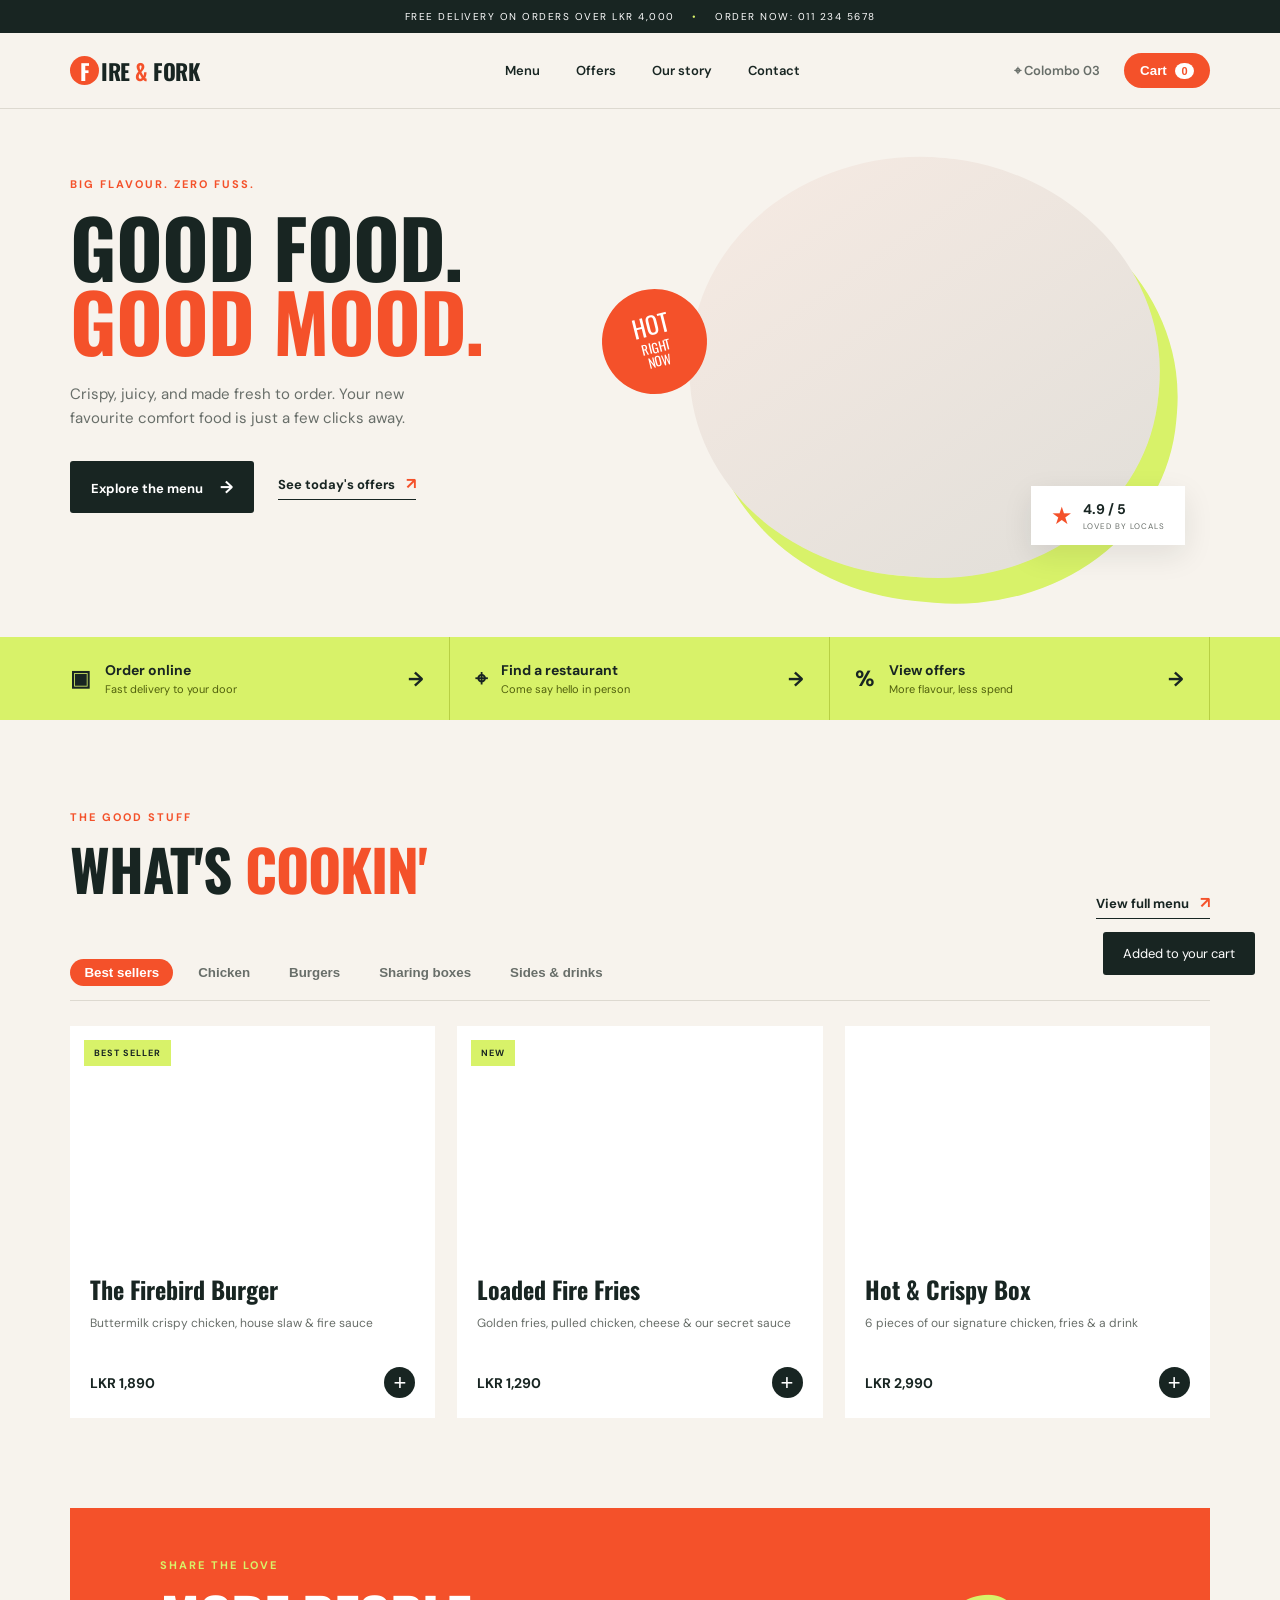
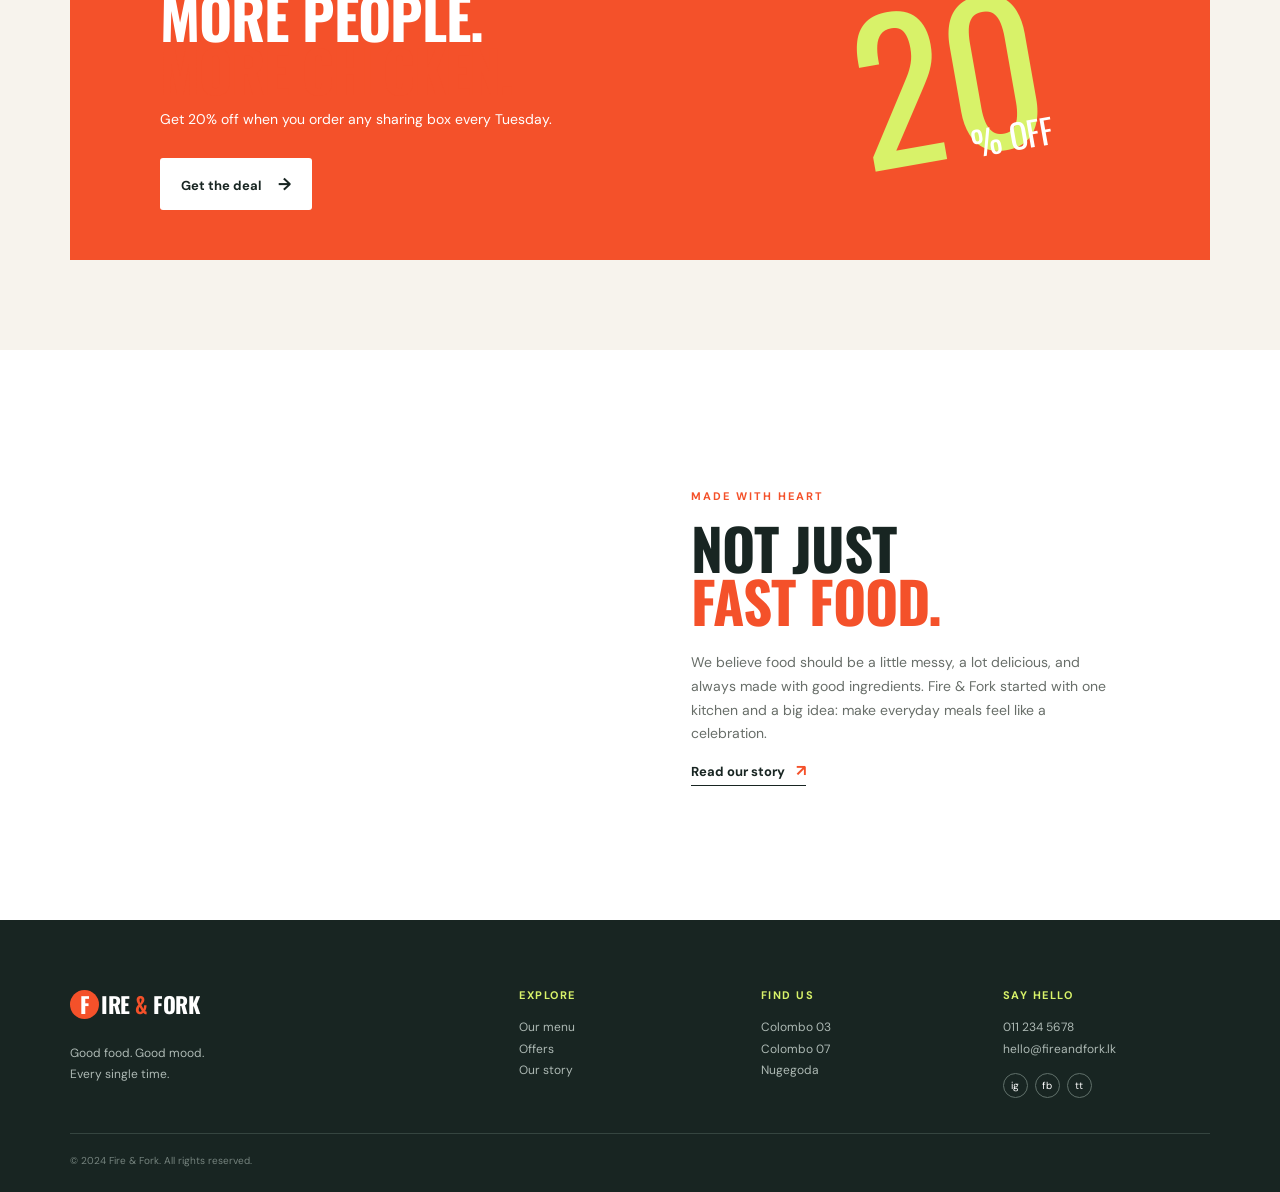
<file: index.html>
<!DOCTYPE html>
<html lang="en">
<head>
  <meta charset="UTF-8" />
  <meta name="viewport" content="width=device-width, initial-scale=1.0" />
  <title>Fire & Fork — Food made for sharing</title>
  <link rel="preconnect" href="https://fonts.googleapis.com">
  <link rel="preconnect" href="https://fonts.gstatic.com" crossorigin>
  <link href="https://fonts.googleapis.com/css2?family=DM+Sans:wght@400;500;600;700&family=Oswald:wght@500;600;700&display=swap" rel="stylesheet">
  <link rel="stylesheet" href="style.css" />
</head>
<body>
  <div class="announcement">FREE DELIVERY ON ORDERS OVER LKR 4,000 <span>•</span> ORDER NOW: 011 234 5678</div>
  <header class="site-header">
    <a class="logo" href="#top" aria-label="Fire and Fork home"><span>F</span>IRE <b>&</b> FORK</a>
    <nav class="desktop-nav" aria-label="Main navigation">
      <a href="#menu">Menu</a><a href="#offers">Offers</a><a href="#story">Our story</a><a href="#contact">Contact</a>
    </nav>
    <div class="header-actions"><a class="location" href="#locations">⌖ <span>Colombo 03</span></a><button class="cart-button" id="cartButton">Cart <strong id="cartCount">0</strong></button><button class="menu-toggle" id="menuToggle">☰</button></div>
  </header>

  <main id="top">
    <section class="hero">
      <div class="hero-copy"><p class="eyebrow">BIG FLAVOUR. ZERO FUSS.</p><h1>GOOD FOOD.<br><em>GOOD MOOD.</em></h1><p class="hero-intro">Crispy, juicy, and made fresh to order. Your new favourite comfort food is just a few clicks away.</p><div class="hero-buttons"><a class="button button-dark" href="#menu">Explore the menu <span>→</span></a><a class="text-link" href="#offers">See today's offers <span>↗</span></a></div></div>
      <div class="hero-art"><div class="burst">HOT<br><small>RIGHT<br>NOW</small></div><div class="hero-image"></div><div class="floating-card"><span class="star">★</span><div><b>4.9 / 5</b><small>LOVED BY LOCALS</small></div></div></div>
    </section>

    <section class="quick-links"><a href="#menu"><span class="quick-icon">▣</span><div><b>Order online</b><small>Fast delivery to your door</small></div><strong>→</strong></a><a href="#locations"><span class="quick-icon">⌖</span><div><b>Find a restaurant</b><small>Come say hello in person</small></div><strong>→</strong></a><a href="#offers"><span class="quick-icon">%</span><div><b>View offers</b><small>More flavour, less spend</small></div><strong>→</strong></a></section>

    <section class="menu-section" id="menu"><div class="section-heading"><div><p class="eyebrow">THE GOOD STUFF</p><h2>WHAT'S <em>COOKIN'</em></h2></div><a class="text-link" href="#menu-grid">View full menu <span>↗</span></a></div><div class="category-tabs"><button class="active">Best sellers</button><button>Chicken</button><button>Burgers</button><button>Sharing boxes</button><button>Sides & drinks</button></div><div class="menu-grid" id="menu-grid">
      <article class="food-card"><div class="food-image food-one"><span class="tag">BEST SELLER</span></div><div class="food-info"><h3>The Firebird Burger</h3><p>Buttermilk crispy chicken, house slaw & fire sauce</p><div><b>LKR 1,890</b><button class="add-button" data-item="The Firebird Burger">+</button></div></div></article>
      <article class="food-card"><div class="food-image food-two"><span class="tag">NEW</span></div><div class="food-info"><h3>Loaded Fire Fries</h3><p>Golden fries, pulled chicken, cheese & our secret sauce</p><div><b>LKR 1,290</b><button class="add-button" data-item="Loaded Fire Fries">+</button></div></div></article>
      <article class="food-card"><div class="food-image food-three"></div><div class="food-info"><h3>Hot & Crispy Box</h3><p>6 pieces of our signature chicken, fries & a drink</p><div><b>LKR 2,990</b><button class="add-button" data-item="Hot & Crispy Box">+</button></div></div></article>
    </div></section>

    <section class="offer-banner" id="offers"><div><p class="eyebrow">SHARE THE LOVE</p><h2>MORE PEOPLE.<br><em>MORE CHICKEN.</em></h2><p>Get 20% off when you order any sharing box every Tuesday.</p><a class="button button-light" href="#menu">Get the deal <span>→</span></a></div><div class="offer-art">20<small>% OFF</small></div></section>
    <section class="story" id="story"><div class="story-image"></div><div><p class="eyebrow">MADE WITH HEART</p><h2>NOT JUST<br><em>FAST FOOD.</em></h2><p>We believe food should be a little messy, a lot delicious, and always made with good ingredients. Fire & Fork started with one kitchen and a big idea: make everyday meals feel like a celebration.</p><a class="text-link" href="#contact">Read our story <span>↗</span></a></div></section>
  </main>
  <footer id="contact"><div class="footer-logo"><a class="logo" href="#top"><span>F</span>IRE <b>&</b> FORK</a><p>Good food. Good mood.<br>Every single time.</p></div><div><h4>Explore</h4><a href="#menu">Our menu</a><a href="#offers">Offers</a><a href="#story">Our story</a></div><div id="locations"><h4>Find us</h4><p>Colombo 03<br>Colombo 07<br>Nugegoda</p></div><div><h4>Say hello</h4><p>011 234 5678<br>hello@fireandfork.lk</p><div class="socials"><span>ig</span><span>fb</span><span>tt</span></div></div><div class="copyright">© 2024 Fire & Fork. All rights reserved.</div></footer>
  <div class="toast" id="toast">Added to your cart</div>
  <script src="script.js"></script>
</body>
</html>
</file>
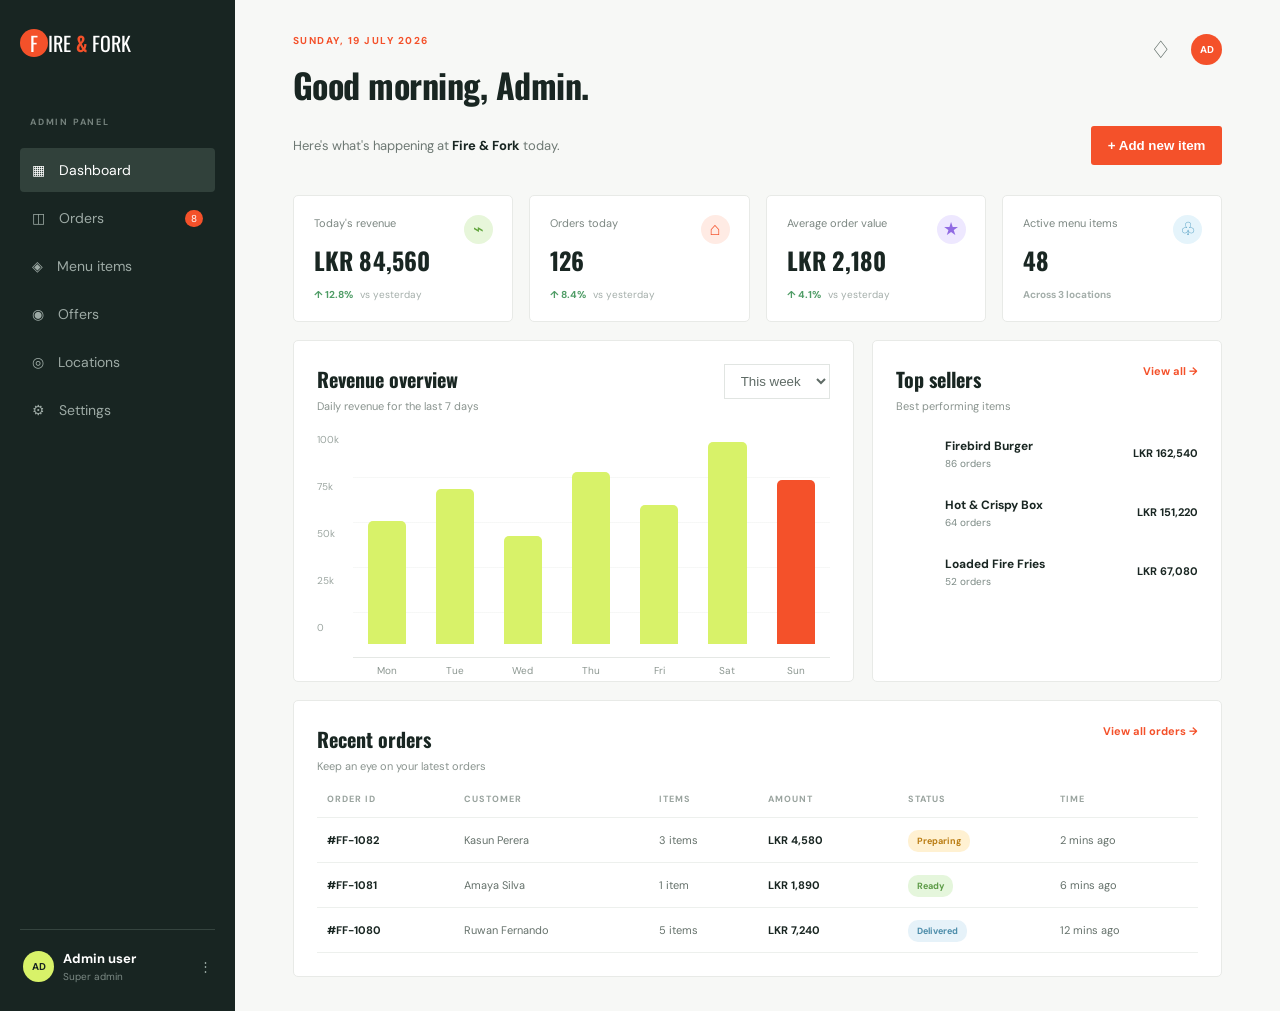
<file: admin.html>
<!DOCTYPE html>
<html lang="en"><head><meta charset="UTF-8"><meta name="viewport" content="width=device-width,initial-scale=1"><title>Fire & Fork — Admin</title><link rel="preconnect" href="https://fonts.googleapis.com"><link rel="preconnect" href="https://fonts.gstatic.com" crossorigin><link href="https://fonts.googleapis.com/css2?family=DM+Sans:wght@400;500;600;700&family=Oswald:wght@500;600;700&display=swap" rel="stylesheet"><link rel="stylesheet" href="admin.css"></head><body><aside><a class="logo" href="index.html"><span>F</span>IRE <b>&</b> FORK</a><p class="side-label">ADMIN PANEL</p><nav><a class="selected" href="#">▦ <span>Dashboard</span></a><a href="#">◫ <span>Orders</span><i>8</i></a><a href="#">◈ <span>Menu items</span></a><a href="#">◉ <span>Offers</span></a><a href="#">◎ <span>Locations</span></a><a href="#">⚙ <span>Settings</span></a></nav><div class="admin-user"><div class="avatar">AD</div><div><b>Admin user</b><small>Super admin</small></div><span>⋮</span></div></aside><main><header><div><p class="eyebrow">SUNDAY, 19 JULY 2026</p><h1>Good morning, Admin.</h1></div><div class="profile"><span class="bell">♢</span><div class="avatar">AD</div></div></header><div class="topline"><p>Here's what's happening at <b>Fire & Fork</b> today.</p><button class="orange-button">+ Add new item</button></div><section class="stats"><div><span class="stat-icon green">⌁</span><small>Today's revenue</small><strong>LKR 84,560</strong><em>↑ 12.8% <i>vs yesterday</i></em></div><div><span class="stat-icon orange">⌂</span><small>Orders today</small><strong>126</strong><em>↑ 8.4% <i>vs yesterday</i></em></div><div><span class="stat-icon purple">★</span><small>Average order value</small><strong>LKR 2,180</strong><em>↑ 4.1% <i>vs yesterday</i></em></div><div><span class="stat-icon blue">♧</span><small>Active menu items</small><strong>48</strong><em class="neutral">Across 3 locations</em></div></section><section class="content-grid"><div class="panel chart-panel"><div class="panel-head"><div><h2>Revenue overview</h2><p>Daily revenue for the last 7 days</p></div><select><option>This week</option></select></div><div class="chart"><div class="y-labels"><span>100k</span><span>75k</span><span>50k</span><span>25k</span><span>0</span></div><div class="bars"><div><i style="height:55%"></i><small>Mon</small></div><div><i style="height:69%"></i><small>Tue</small></div><div><i style="height:48%"></i><small>Wed</small></div><div><i style="height:77%"></i><small>Thu</small></div><div><i style="height:62%"></i><small>Fri</small></div><div><i style="height:90%"></i><small>Sat</small></div><div class="today"><i style="height:73%"></i><small>Sun</small></div></div></div></div><div class="panel"><div class="panel-head"><div><h2>Top sellers</h2><p>Best performing items</p></div><a href="#">View all →</a></div><div class="seller"><span class="food-thumb t1"></span><div><b>Firebird Burger</b><small>86 orders</small></div><strong>LKR 162,540</strong></div><div class="seller"><span class="food-thumb t2"></span><div><b>Hot & Crispy Box</b><small>64 orders</small></div><strong>LKR 151,220</strong></div><div class="seller"><span class="food-thumb t3"></span><div><b>Loaded Fire Fries</b><small>52 orders</small></div><strong>LKR 67,080</strong></div></div></section><section class="panel orders"><div class="panel-head"><div><h2>Recent orders</h2><p>Keep an eye on your latest orders</p></div><a href="#">View all orders →</a></div><div class="table-wrap"><table><thead><tr><th>ORDER ID</th><th>CUSTOMER</th><th>ITEMS</th><th>AMOUNT</th><th>STATUS</th><th>TIME</th></tr></thead><tbody><tr><td><b>#FF-1082</b></td><td>Kasun Perera</td><td>3 items</td><td><b>LKR 4,580</b></td><td><span class="status preparing">Preparing</span></td><td>2 mins ago</td></tr><tr><td><b>#FF-1081</b></td><td>Amaya Silva</td><td>1 item</td><td><b>LKR 1,890</b></td><td><span class="status ready">Ready</span></td><td>6 mins ago</td></tr><tr><td><b>#FF-1080</b></td><td>Ruwan Fernando</td><td>5 items</td><td><b>LKR 7,240</b></td><td><span class="status delivered">Delivered</span></td><td>12 mins ago</td></tr></tbody></table></div></section></main></body></html>
</file>
<file: style.css>
:root{--ink:#182522;--cream:#f7f3ed;--orange:#f4512a;--lime:#d8f269;--muted:#686e69;--line:#ddd9d0}*{box-sizing:border-box}html{scroll-behavior:smooth}body{margin:0;background:var(--cream);color:var(--ink);font-family:'DM Sans',Arial,sans-serif}.announcement{background:var(--ink);color:#fff;text-align:center;font-size:10px;letter-spacing:1.5px;padding:10px}.announcement span{color:var(--lime);margin:0 13px}.site-header{height:76px;padding:0 5.5%;display:flex;align-items:center;justify-content:space-between;border-bottom:1px solid var(--line);background:var(--cream);position:sticky;top:0;z-index:5}.logo{font-family:Oswald,sans-serif;font-weight:700;font-size:22px;letter-spacing:-.5px;color:var(--ink);text-decoration:none}.logo span{display:inline-flex;background:var(--orange);color:#fff;border-radius:50%;width:29px;height:29px;align-items:center;justify-content:center;margin-right:2px}.logo b{color:var(--orange);font-weight:700}.desktop-nav{display:flex;gap:36px;margin-left:8%}.desktop-nav a,.header-actions a{font-size:13px;font-weight:600;color:var(--ink);text-decoration:none}.header-actions{display:flex;align-items:center;gap:24px}.location{color:var(--muted)!important}.cart-button{background:var(--orange);color:#fff;border:0;border-radius:20px;padding:10px 16px;font-weight:700;cursor:pointer}.cart-button strong{background:#fff;color:var(--orange);border-radius:50%;font-size:11px;padding:2px 6px;margin-left:5px}.menu-toggle{display:none;border:0;background:none;font-size:22px}.hero{display:grid;grid-template-columns:45% 55%;min-height:510px;padding:68px 5.5% 60px;overflow:hidden}.eyebrow{font-size:11px;letter-spacing:2px;font-weight:700;margin:0 0 18px;color:var(--orange)}h1,h2,h3,p{margin-top:0}h1,h2{font-family:Oswald,sans-serif;line-height:.93;letter-spacing:-1px;margin-bottom:24px}h1{font-size:80px}h2{font-size:57px}em{color:var(--orange);font-style:normal}.hero-intro{max-width:355px;color:var(--muted);line-height:1.6;font-size:15px}.hero-buttons{display:flex;align-items:center;gap:24px;margin-top:31px}.button{display:inline-block;text-decoration:none;padding:15px 21px;border-radius:3px;font-size:13px;font-weight:700}.button span{font-size:17px;margin-left:14px}.button-dark{background:var(--ink);color:#fff}.button-light{background:#fff;color:var(--ink);margin-top:16px}.text-link{color:var(--ink);font-weight:700;font-size:13px;text-decoration:none;border-bottom:1px solid var(--ink);padding-bottom:5px}.text-link span{color:var(--orange);font-size:16px;margin-left:8px}.hero-art{position:relative;min-height:390px}.hero-image{height:420px;width:75%;margin-left:17%;margin-top:-20px;border-radius:50% 50% 48% 48%;background:linear-gradient(140deg,rgba(244,81,42,.05),rgba(24,37,34,.1)),url('https://images.unsplash.com/photo-1513104890138-7c749659a591?auto=format&fit=crop&w=1100&q=85') center/cover;transform:rotate(5deg);box-shadow:20px 24px 0 var(--lime)}.burst{position:absolute;z-index:2;left:3%;top:28%;width:105px;height:105px;background:var(--orange);color:#fff;border-radius:50%;display:flex;flex-direction:column;justify-content:center;text-align:center;font-family:Oswald,sans-serif;font-size:24px;line-height:.8;transform:rotate(-14deg)}.burst small{font-size:13px;line-height:1.05;margin-top:7px}.floating-card{position:absolute;right:4%;bottom:8%;display:flex;gap:10px;align-items:center;background:#fff;padding:14px 20px;box-shadow:0 10px 30px #18252218}.star{color:var(--orange);font-size:24px}.floating-card b,.floating-card small{display:block}.floating-card b{font-size:14px}.floating-card small{font-size:8px;letter-spacing:1px;color:var(--muted);margin-top:3px}.quick-links{background:var(--lime);display:grid;grid-template-columns:repeat(3,1fr);padding:0 5.5%}.quick-links a{display:flex;align-items:center;gap:14px;padding:24px 25px;border-right:1px solid #b8d044;text-decoration:none;color:var(--ink)}.quick-links a:first-child{padding-left:0}.quick-links strong{margin-left:auto;font-size:20px}.quick-icon{font-size:22px;font-weight:700}.quick-links b,.quick-links small{display:block}.quick-links b{font-size:14px}.quick-links small{font-size:11px;color:#50600d;margin-top:3px}.menu-section,.story{padding:90px 5.5%}.section-heading{display:flex;justify-content:space-between;align-items:end}.category-tabs{display:flex;gap:11px;margin:40px 0 25px;border-bottom:1px solid var(--line);padding-bottom:14px;overflow:auto}.category-tabs button{border:0;background:transparent;color:var(--muted);white-space:nowrap;padding:6px 14px;font-weight:600;cursor:pointer}.category-tabs button.active{background:var(--orange);color:#fff;border-radius:20px}.menu-grid{display:grid;grid-template-columns:repeat(3,1fr);gap:22px}.food-card{background:#fff}.food-image{height:225px;position:relative;background-size:cover;background-position:center}.food-one{background-image:url('https://images.unsplash.com/photo-1615297928064-24977384d0c7?auto=format&fit=crop&w=700&q=85')}.food-two{background-image:url('https://images.unsplash.com/photo-1573080496219-bb080dd4f877?auto=format&fit=crop&w=700&q=85')}.food-three{background-image:url('https://images.unsplash.com/photo-1562967916-eb82221dfb92?auto=format&fit=crop&w=700&q=85')}.tag{position:absolute;left:14px;top:14px;background:var(--lime);font-size:9px;letter-spacing:1px;font-weight:700;padding:7px 10px}.food-info{padding:20px}.food-info h3{font-family:Oswald,sans-serif;font-size:24px;margin-bottom:8px}.food-info p{color:var(--muted);font-size:12px;line-height:1.45;min-height:35px}.food-info>div{display:flex;justify-content:space-between;align-items:center;margin-top:17px}.food-info b{font-size:14px}.add-button{border:0;background:var(--ink);color:#fff;border-radius:50%;font-size:22px;width:31px;height:31px;line-height:25px;cursor:pointer}.offer-banner{margin:0 5.5% 90px;background:var(--orange);color:#fff;min-height:300px;padding:50px 7%;display:flex;justify-content:space-between;align-items:center;overflow:hidden}.offer-banner .eyebrow{color:var(--lime)}.offer-banner h2{margin-bottom:14px}.offer-banner p:not(.eyebrow){font-size:14px}.offer-art{font-family:Oswald,sans-serif;font-size:190px;line-height:.65;color:var(--lime);transform:rotate(-10deg);margin-right:8%}.offer-art small{display:block;font-size:34px;color:#fff;text-align:right}.story{display:grid;grid-template-columns:1fr 1fr;gap:9%;align-items:center;background:#fff}.story-image{height:390px;background:url('https://images.unsplash.com/photo-1515003197210-e0cd71810b5f?auto=format&fit=crop&w=1000&q=85') center/cover}.story p:not(.eyebrow){max-width:430px;color:var(--muted);line-height:1.7;font-size:14px}footer{background:var(--ink);color:#fff;padding:65px 5.5% 25px;display:grid;grid-template-columns:2fr 1fr 1fr 1fr;gap:35px;position:relative}footer .logo{color:#fff}footer p,footer a{font-size:12px;line-height:1.8;color:#adb9b4;text-decoration:none;display:block}footer h4{font-size:11px;color:var(--lime);letter-spacing:1.5px;text-transform:uppercase;margin:3px 0 15px}.footer-logo p{margin-top:18px}.socials{display:flex;gap:7px;margin-top:13px}.socials span{border:1px solid #60706a;border-radius:50%;width:25px;height:25px;text-align:center;line-height:24px;font-size:10px}.copyright{grid-column:1/-1;border-top:1px solid #354540;padding-top:20px;color:#75837e;font-size:10px}.toast{position:fixed;bottom:25px;right:25px;background:var(--ink);color:#fff;padding:13px 20px;border-radius:3px;font-size:13px;transform:translateY(100px);transition:.3s;z-index:10}.toast.show{transform:translateY(0)}@media(max-width:800px){.desktop-nav{display:none}.menu-toggle{display:block}.location span{display:none}.hero{grid-template-columns:1fr;padding-top:45px}.hero-art{margin-top:45px;min-height:320px}.hero-image{height:320px}.quick-links{grid-template-columns:1fr}.quick-links a,.quick-links a:first-child{padding:17px 0;border-right:0;border-bottom:1px solid #b8d044}.menu-grid{grid-template-columns:1fr}.section-heading{align-items:start;gap:15px;flex-direction:column}h1{font-size:62px}h2{font-size:45px}.offer-banner{padding:45px 9%;}.offer-art{font-size:110px;margin-right:-18%}.story{grid-template-columns:1fr}.story-image{height:280px}footer{grid-template-columns:1fr 1fr}.copyright{grid-column:1/-1}}@media(max-width:430px){.site-header{padding:0 4%}.header-actions{gap:12px}.hero,.menu-section,.story{padding-left:4%;padding-right:4%}.hero{padding-top:40px}.hero-art{margin-left:-5%;margin-right:-5%}.hero-image{margin-left:16%;width:76%}.quick-links{padding:0 4%}.offer-banner{margin-left:4%;margin-right:4%}.offer-art{font-size:85px}footer{padding-left:4%;padding-right:4%}}
</file>
<file: admin.css>
*{box-sizing:border-box}body{margin:0;background:#f7f8f6;color:#192622;font-family:'DM Sans',sans-serif;font-size:13px;display:flex}aside{width:235px;background:#182522;color:#fff;min-height:100vh;padding:28px 20px;display:flex;flex-direction:column}.logo{font-family:Oswald,sans-serif;font-size:20px;color:#fff;text-decoration:none}.logo span{display:inline-flex;align-items:center;justify-content:center;background:#f4512a;border-radius:50%;height:28px;width:28px}.logo b{color:#f4512a}.side-label{color:#75827d;font-size:9px;font-weight:700;letter-spacing:1.8px;margin:58px 10px 16px}nav a{display:flex;align-items:center;gap:14px;padding:13px 12px;margin:4px 0;color:#9daaa5;text-decoration:none;border-radius:4px;font-size:14px}nav a.selected{background:#31413b;color:#fff}nav i{font-style:normal;background:#f4512a;color:#fff;font-size:10px;padding:2px 6px;border-radius:12px;margin-left:auto}.admin-user{border-top:1px solid #35443f;margin-top:auto;padding:20px 3px 0;display:flex;align-items:center;gap:9px}.avatar{width:31px;height:31px;border-radius:50%;display:flex;align-items:center;justify-content:center;background:#d8f269;color:#182522;font-weight:700;font-size:10px}.admin-user small,.seller small{display:block;color:#7b8984;font-size:10px;margin-top:3px}.admin-user>span{margin-left:auto;color:#91a09a}main{width:calc(100% - 235px);padding:34px 4.5%;max-width:1500px}header{display:flex;justify-content:space-between;align-items:start}.eyebrow{color:#f4512a;font-size:10px;font-weight:700;letter-spacing:1.5px;margin:0 0 12px}h1{font-family:Oswald,sans-serif;font-size:34px;letter-spacing:-.5px;margin:0}h2{font-family:Oswald,sans-serif;font-size:20px;margin:0 0 5px}.profile{display:flex;gap:19px;align-items:center}.bell{font-size:24px;color:#53615b}.profile .avatar{background:#f4512a;color:#fff}.topline{display:flex;justify-content:space-between;align-items:center;margin:14px 0 28px;color:#6d7873}.topline b{color:#192622}.orange-button{background:#f4512a;color:white;border:0;border-radius:3px;padding:12px 17px;font-weight:700;cursor:pointer}.stats{display:grid;grid-template-columns:repeat(4,1fr);gap:16px}.stats>div,.panel{background:#fff;border:1px solid #e8eae7;border-radius:5px}.stats>div{padding:20px;position:relative}.stat-icon{position:absolute;right:19px;top:19px;width:29px;height:29px;border-radius:50%;text-align:center;line-height:29px;font-size:18px}.green{background:#e7f6da;color:#62a53d}.orange{background:#ffebe4;color:#f4512a}.purple{background:#eee8ff;color:#916be3}.blue{background:#e5f4fb;color:#4d9bc0}.stats small{display:block;color:#7c8782;font-size:11px;margin-bottom:12px}.stats strong{font-family:Oswald,sans-serif;display:block;font-size:24px;letter-spacing:.2px}.stats em{font-style:normal;color:#4e9c65;font-size:10px;font-weight:700;display:block;margin-top:10px}.stats em i{font-style:normal;color:#a4aeaa;font-weight:400;margin-left:5px}.stats em.neutral{color:#a4aeaa}.content-grid{display:grid;grid-template-columns:1.6fr 1fr;gap:18px;margin-top:18px}.panel{padding:23px}.panel-head{display:flex;justify-content:space-between;align-items:start}.panel-head p{color:#8a948f;font-size:11px;margin:0}.panel-head a{font-size:11px;color:#f4512a;text-decoration:none;font-weight:700}.panel-head select{border:1px solid #e1e5e2;padding:8px 12px;color:#5f6b66;background:#fff}.chart{height:225px;display:flex;margin-top:20px}.y-labels{display:flex;flex-direction:column;justify-content:space-between;color:#9ca6a1;font-size:10px;padding-bottom:24px}.bars{display:flex;flex:1;align-items:end;justify-content:space-around;margin-left:14px;border-bottom:1px solid #e5e8e5;background:repeating-linear-gradient(to bottom,transparent 0,transparent 44px,#eef0ee 45px);}.bars div{height:100%;width:8%;display:flex;flex-direction:column;justify-content:end;align-items:center}.bars i{display:block;width:100%;background:#d8f269;border-radius:5px 5px 0 0}.bars .today i{background:#f4512a}.bars small{color:#8b9690;font-size:10px;transform:translateY(20px)}.seller{display:flex;align-items:center;margin-top:21px;gap:11px}.food-thumb{width:38px;height:38px;border-radius:3px;background-size:cover;background-position:center}.t1{background-image:url('https://images.unsplash.com/photo-1615297928064-24977384d0c7?auto=format&fit=crop&w=100&q=80')}.t2{background-image:url('https://images.unsplash.com/photo-1562967916-eb82221dfb92?auto=format&fit=crop&w=100&q=80')}.t3{background-image:url('https://images.unsplash.com/photo-1573080496219-bb080dd4f877?auto=format&fit=crop&w=100&q=80')}.seller b{font-size:12px}.seller strong{font-size:11px;margin-left:auto}.orders{margin-top:18px}.table-wrap{overflow:auto}table{width:100%;border-collapse:collapse;margin-top:20px;white-space:nowrap}th{text-align:left;color:#99a39e;font-size:9px;letter-spacing:1px;font-weight:700;padding:0 10px 12px;border-bottom:1px solid #edf0ed}td{padding:15px 10px;border-bottom:1px solid #edf0ed;color:#65716b;font-size:11px}td b{color:#192622}.status{padding:5px 9px;border-radius:10px;font-size:9px;font-weight:700}.preparing{background:#fff1d2;color:#ba7d14}.ready{background:#e5f6dc;color:#5d9b47}.delivered{background:#e6f2f9;color:#4d8daa}@media(max-width:950px){aside{width:75px;padding:28px 12px}.logo{font-size:0;text-align:center}.logo span{font-size:20px}.side-label{display:none}nav{margin-top:45px}nav a{justify-content:center;padding:14px 0}nav a span,nav i,.admin-user div:not(.avatar),.admin-user>span{display:none}.admin-user{justify-content:center}.admin-user{border-top:0}main{width:calc(100% - 75px);padding:30px 3%}.stats{grid-template-columns:repeat(2,1fr)}}@media(max-width:650px){.content-grid{grid-template-columns:1fr}.stats{gap:8px}.stats>div{padding:14px}.stats strong{font-size:20px}.topline{align-items:start;gap:15px}.topline p{line-height:1.5}h1{font-size:28px}}
</file>
